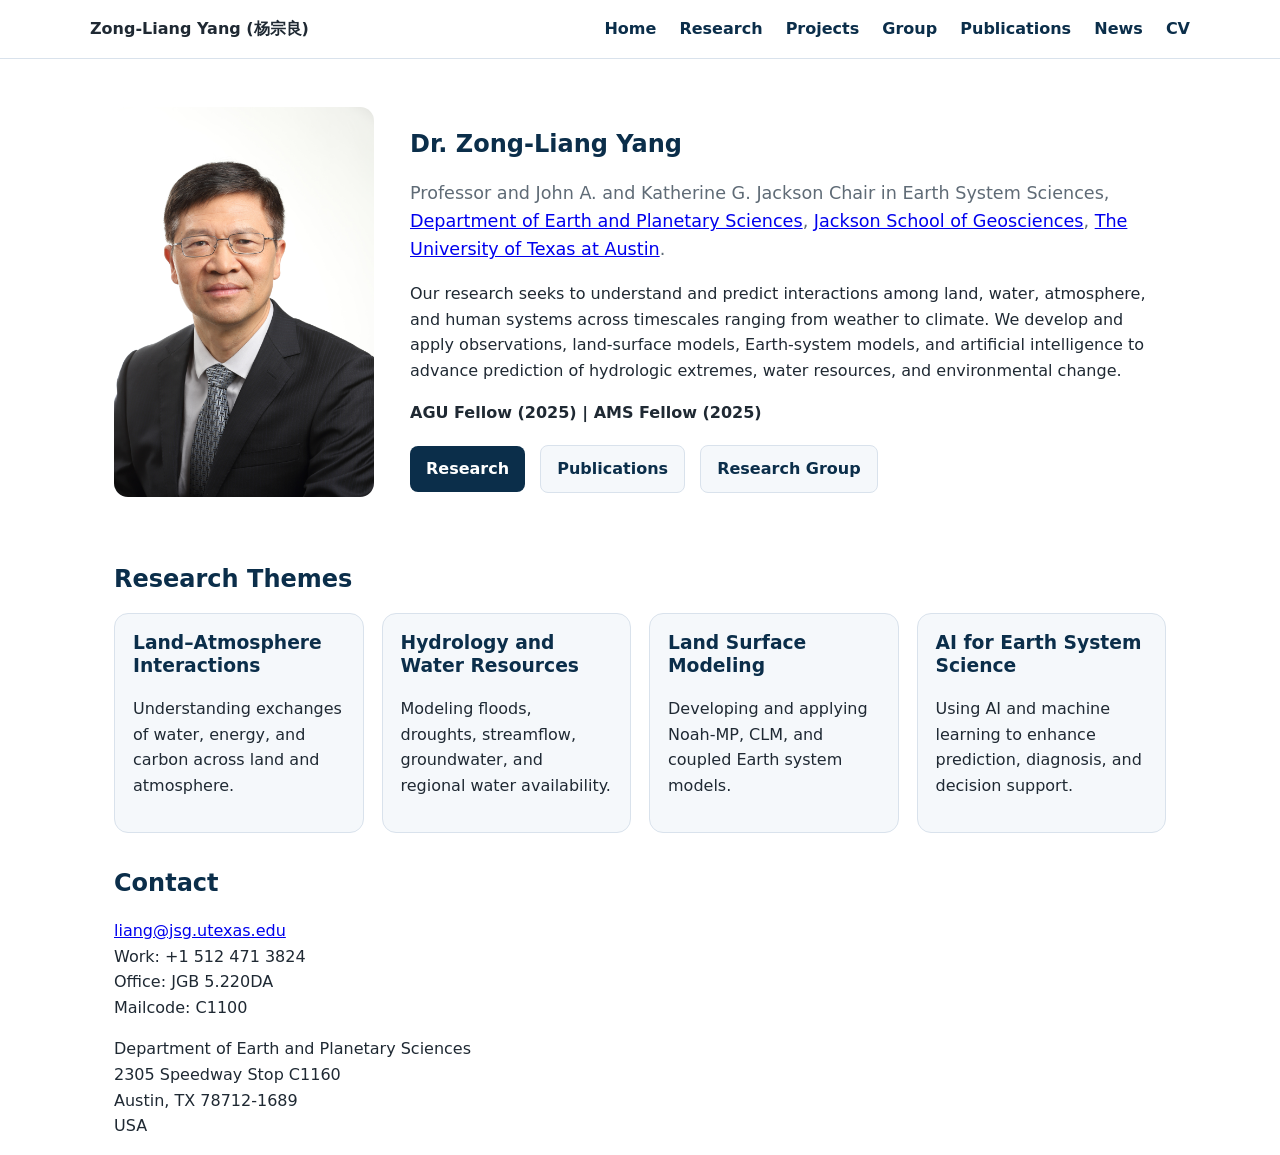
<file: index.html>
<!DOCTYPE html>
<html>
  <header>
        <link rel="stylesheet" href="style.css">
  <div class="container">
    <nav>
      <strong>Zong-Liang Yang (杨宗良)</strong>
      <div>
        <a href="index.html">Home</a>
        <a href="research.html">Research</a>
        <a href="projects.html">Projects</a>
        <a href="group.html">Group</a>
        <a href="publications.html">Publications</a>
        <a href="news.html">News</a>
        <a href="cv.html">CV</a>
      </div>
    </nav>
  </div>
</header>

  <main class="container">

<main class="container">

<section class="hero">
  <img src="images/Yang_Zongliang.JPG" alt="Dr. Zong-Liang Yang">

  <div>
    <h1>Dr. Zong-Liang Yang</h1>

    <p class="subtitle">
      Professor and John A. and Katherine G. Jackson Chair in Earth System Sciences,
      <a href="https://eps.jsg.utexas.edu/">Department of Earth and Planetary Sciences</a>, <a href="https://www.jsg.utexas.edu/">Jackson School of Geosciences</a>,
      <a href="https://www.utexas.edu/">The University of Texas at Austin</a>.
    </p>

    <p>
      Our research seeks to understand and predict interactions among land, water,
      atmosphere, and human systems across timescales ranging from weather to climate.
      We develop and apply observations, land-surface models, Earth-system models,
      and artificial intelligence to advance prediction of hydrologic extremes,
      water resources, and environmental change.
    </p>

    <p><strong>AGU Fellow (2025) | AMS Fellow (2025)</strong></p>

    <div class="button-row">
      <a class="button" href="research.html">Research</a>
      <a class="button secondary" href="publications.html">Publications</a>
      <a class="button secondary" href="group.html">Research Group</a>
    </div>
  </div>
</section>
  <section>
  <h2>Research Themes</h2>

  <div class="card-grid">
    <div class="card">
      <h3>Land–Atmosphere Interactions</h3>
      <p>Understanding exchanges of water, energy, and carbon across land and atmosphere.</p>
    </div>

    <div class="card">
      <h3>Hydrology and Water Resources</h3>
      <p>Modeling floods, droughts, streamflow, groundwater, and regional water availability.</p>
    </div>

    <div class="card">
      <h3>Land Surface Modeling</h3>
      <p>Developing and applying Noah-MP, CLM, and coupled Earth system models.</p>
    </div>

    <div class="card">
      <h3>AI for Earth System Science</h3>
      <p>Using AI and machine learning to enhance prediction, diagnosis, and decision support.</p>
    </div>
  </div>
</section>

 
<h2>Contact</h2>
<p>
<i class="fas fa-envelope"></i>
<a href="mailto:liang@jsg.utexas.edu">liang@jsg.utexas.edu</a> <br>

Work: +1 512 471 3824<br>
  Office: JGB 5.220DA <br>
Mailcode: C1100<br>
</p>


Department of Earth and Planetary Sciences <br>
2305 Speedway Stop C1160 <br>
Austin, TX 78712-1689 <br>
  USA

</p>

</body>
</html>
</file>
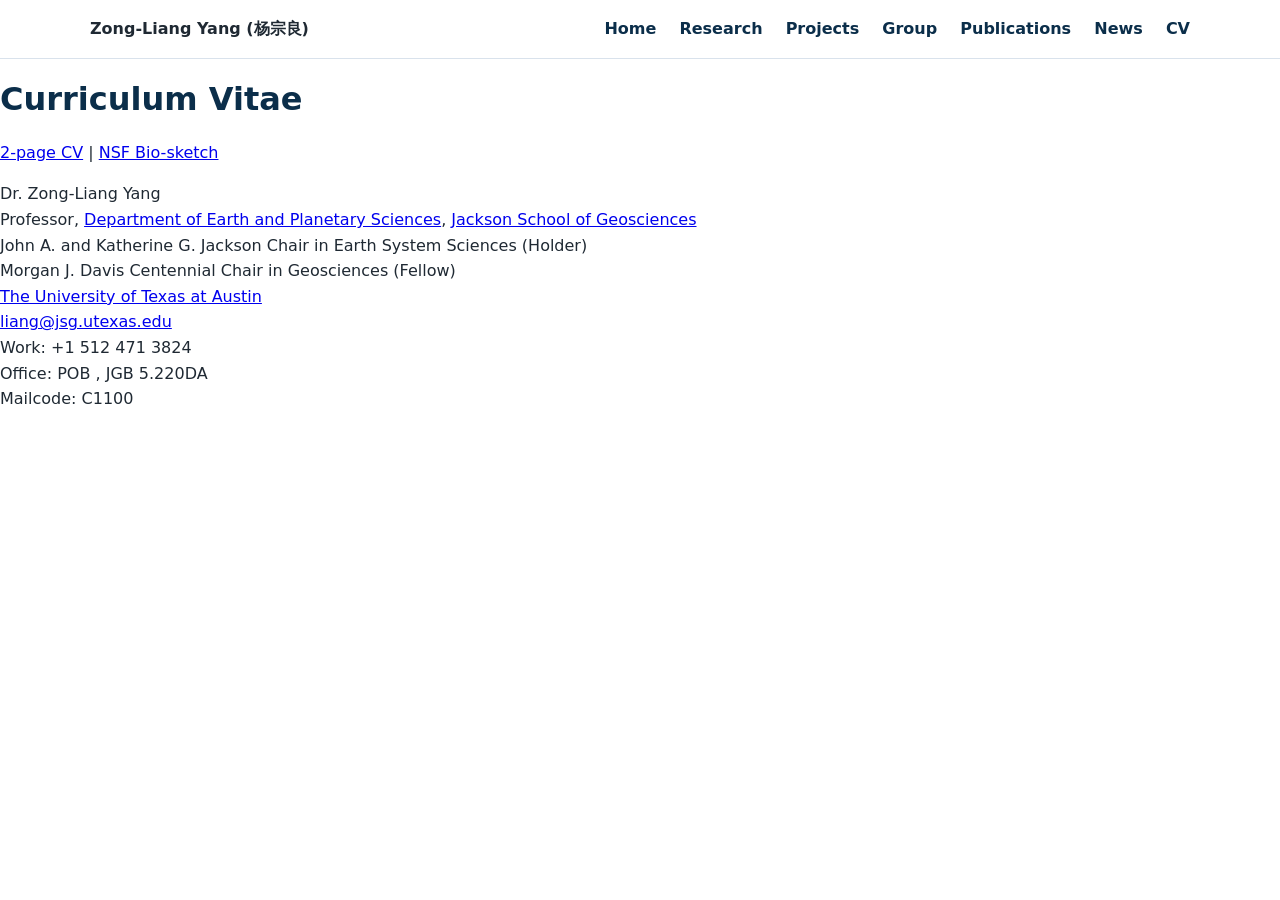
<file: cv.html>
<!DOCTYPE html>
<html>
      <header>
        <link rel="stylesheet" href="style.css">
  <div class="container">
    <nav>
      <strong>Zong-Liang Yang (杨宗良)</strong>
      <div>
        <a href="index.html">Home</a>
        <a href="research.html">Research</a>
        <a href="projects.html">Projects</a>
        <a href="group.html">Group</a>
        <a href="publications.html">Publications</a>
        <a href="news.html">News</a>
        <a href="cv.html">CV</a>
      </div>
    </nav>
  </div>
</header>

<body>

<h1>Curriculum Vitae</h1>
<p>
<a href="CV_ZL-Yang_2p.pdf">2-page CV</a> | <a href="NSF_Bio-sketch.pdf">NSF Bio-sketch</a>
</p>
    <p>
Dr. Zong-Liang Yang<br>
Professor, <a href="https://eps.jsg.utexas.edu/">Department of Earth and Planetary Sciences</a>, <a href="https://www.jsg.utexas.edu/">Jackson School of Geosciences</a><br>
John A. and Katherine G. Jackson Chair in Earth System Sciences (Holder)<br>
Morgan J. Davis Centennial Chair in Geosciences (Fellow)<br>
  
<a href="https://www.utexas.edu/">The University of Texas at Austin</a> <br>
<i class="fas fa-envelope"></i>
<a href="mailto:liang@jsg.utexas.edu">liang@jsg.utexas.edu</a> <br>
Work: +1 512 471 3824<br>
  Office: POB , JGB 5.220DA <br>
Mailcode: C1100<br>
</p>
</body>
</html>
</file>
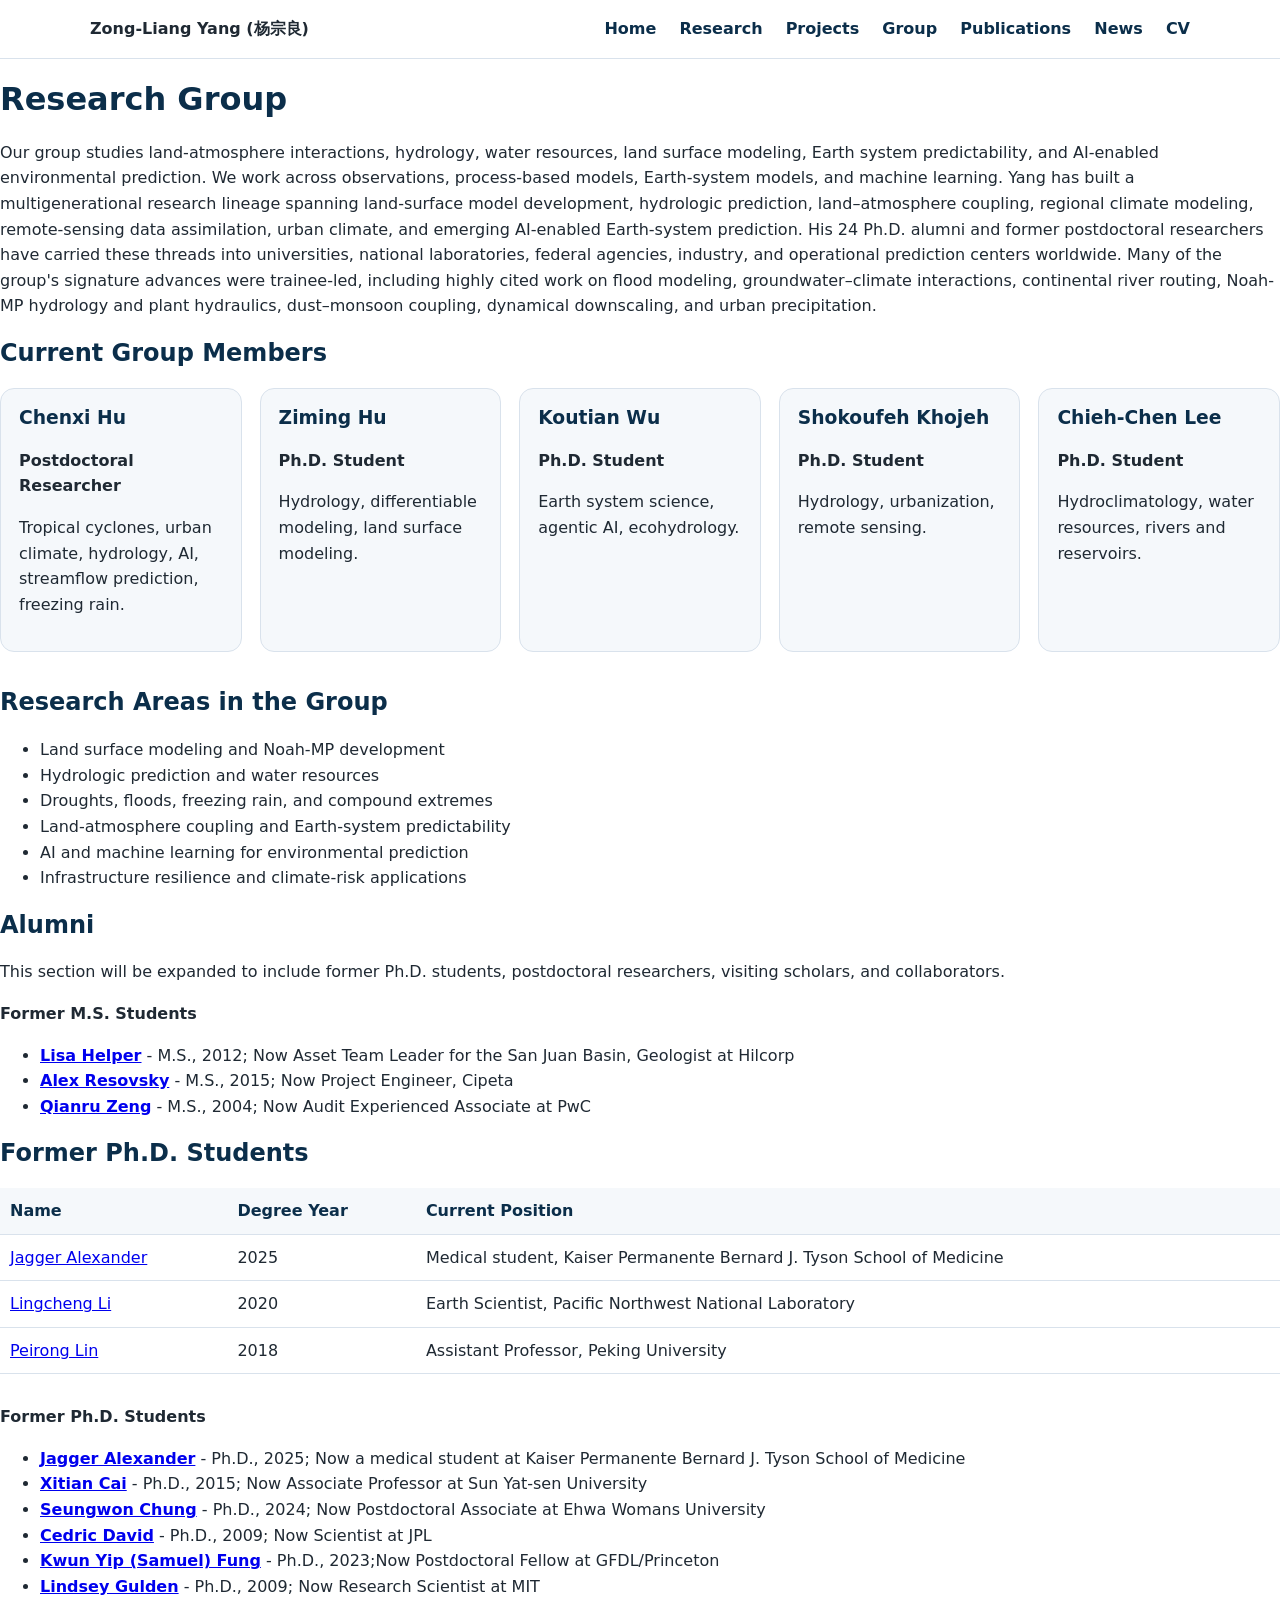
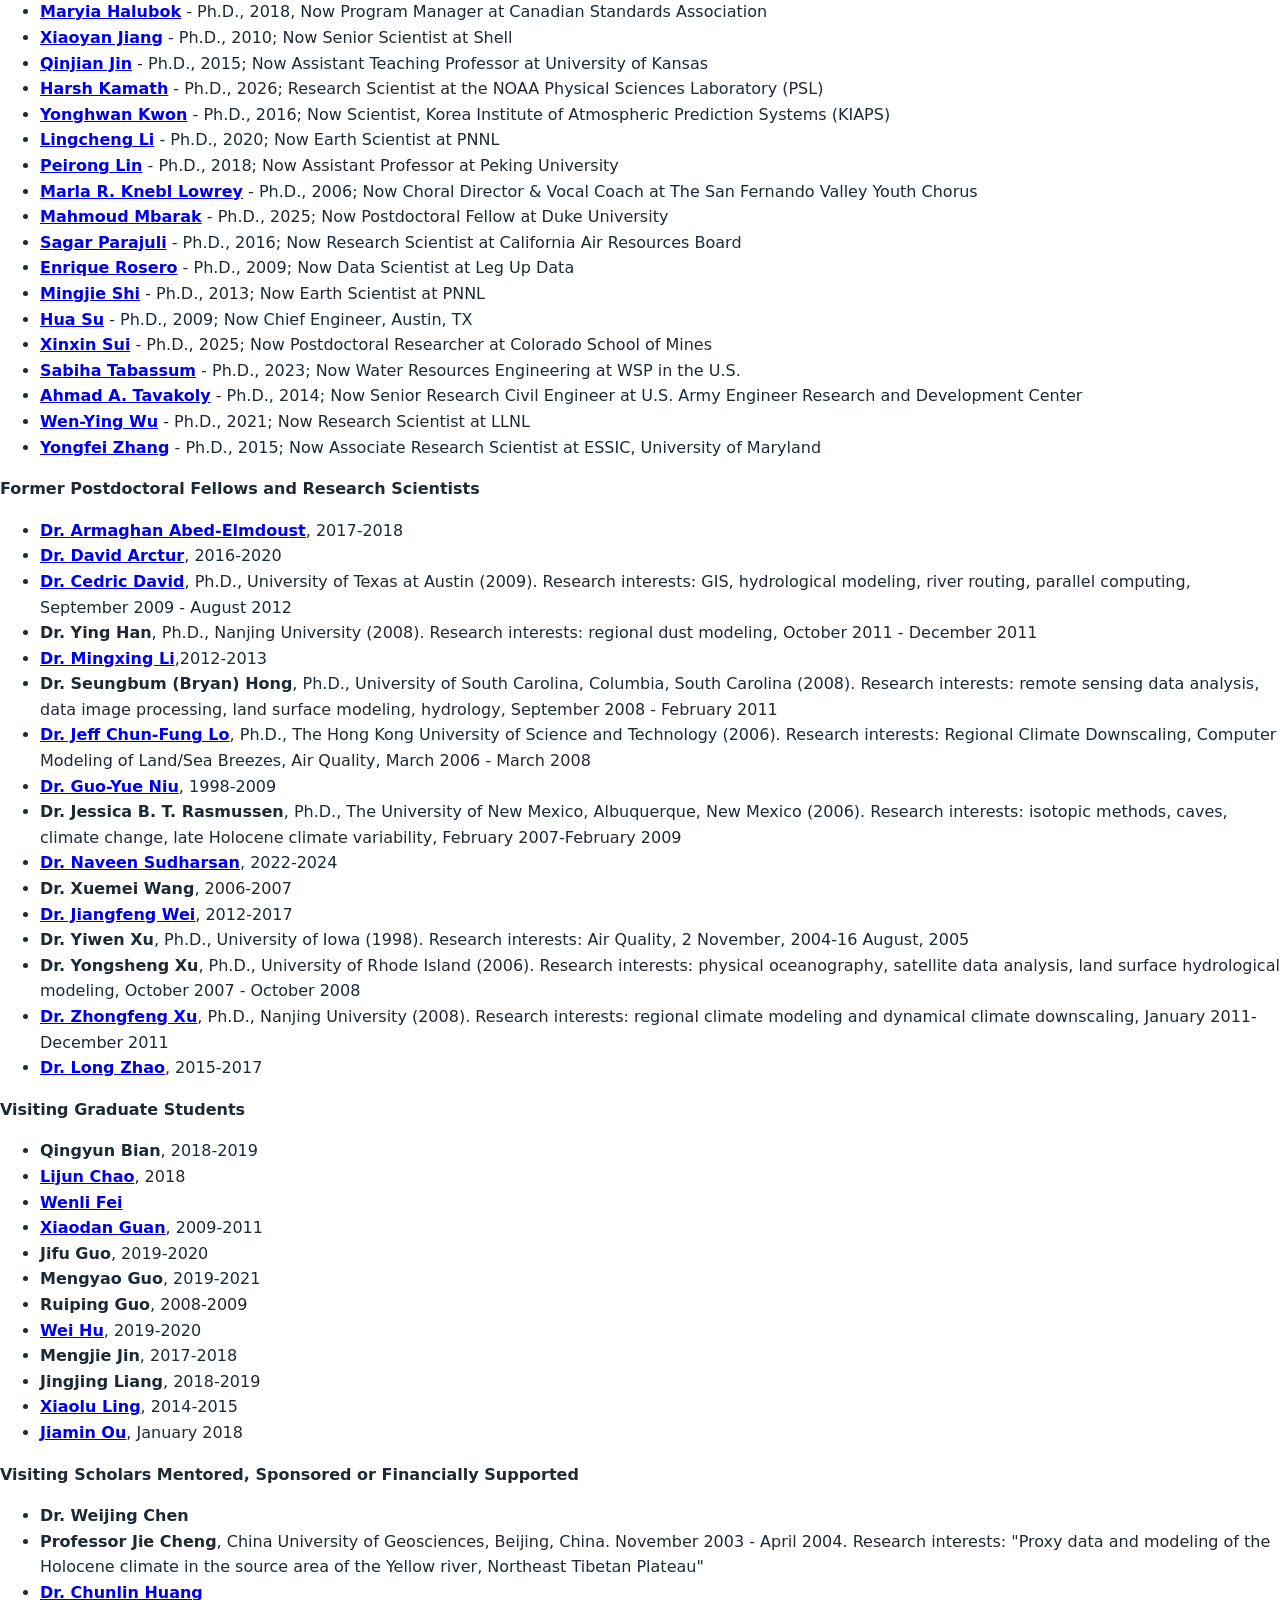
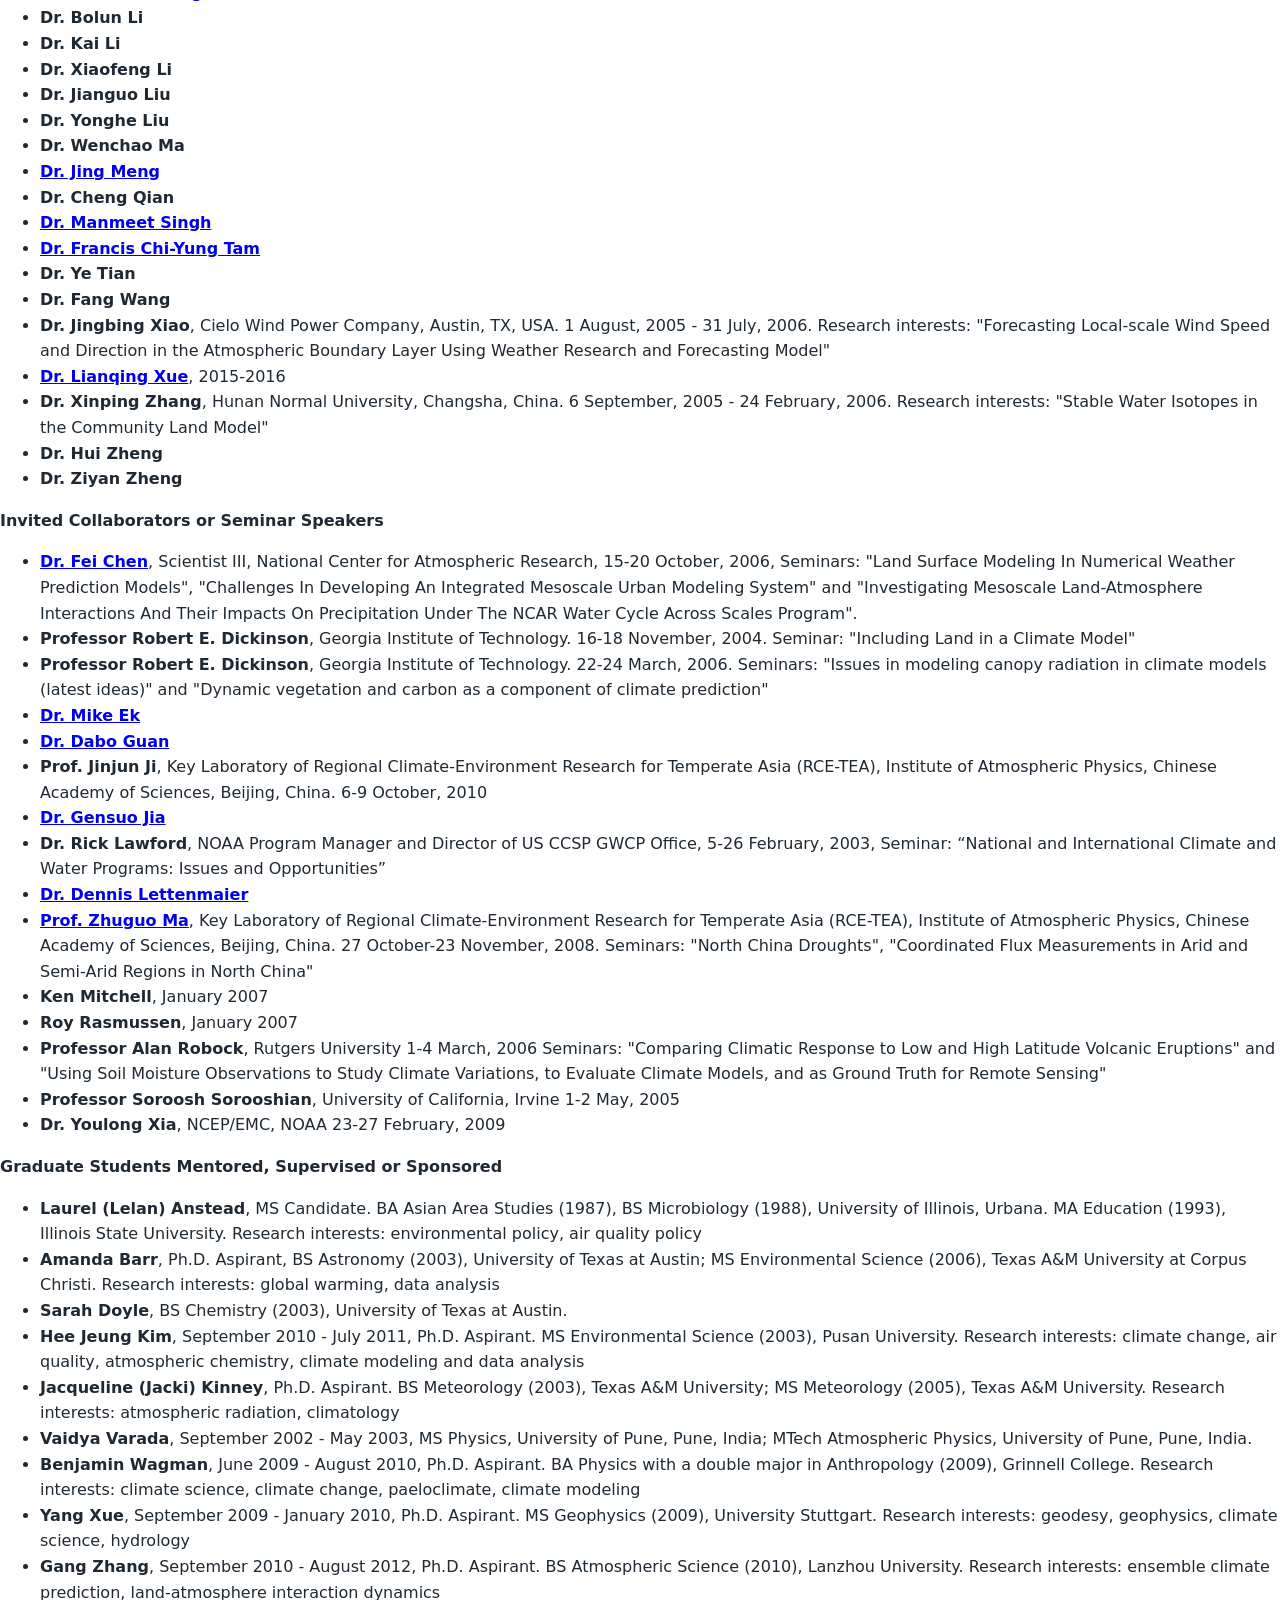
<file: group.html>
<!DOCTYPE html>
<html>
  <header>
        <link rel="stylesheet" href="style.css">
  <div class="container">
    <nav>
      <strong>Zong-Liang Yang (杨宗良)</strong>
      <div>
        <a href="index.html">Home</a>
        <a href="research.html">Research</a>
        <a href="projects.html">Projects</a>
        <a href="group.html">Group</a>
        <a href="publications.html">Publications</a>
        <a href="news.html">News</a>
        <a href="cv.html">CV</a>
      </div>
    </nav>
  </div>
</header>

<h1>Research Group</h1>

<p>
Our group studies land-atmosphere interactions, hydrology, water resources, land surface modeling, Earth system predictability, and AI-enabled environmental prediction. We work across observations, process-based models, Earth-system models, and machine learning. Yang has built a multigenerational research lineage spanning land-surface model development, hydrologic prediction, land–atmosphere coupling, regional climate modeling, remote-sensing data assimilation, urban climate, and emerging AI-enabled Earth-system prediction. His 24 Ph.D. alumni and former postdoctoral researchers have carried these threads into universities, national laboratories, federal agencies, industry, and operational prediction centers worldwide. Many of the group's signature advances were trainee-led, including highly cited work on flood modeling, groundwater–climate interactions, continental river routing, Noah-MP hydrology and plant hydraulics, dust–monsoon coupling, dynamical downscaling, and urban precipitation.
</p>

  <section>
  <h2>Current Group Members</h2>

  <div class="card-grid">
    <div class="card">
      <h3>Chenxi Hu</h3>
      <p><strong>Postdoctoral Researcher</strong></p>
      <p>Tropical cyclones, urban climate, hydrology, AI, streamflow prediction, freezing rain.</p>
    </div>

    <div class="card">
      <h3>Ziming Hu</h3>
      <p><strong>Ph.D. Student</strong></p>
      <p>Hydrology, differentiable modeling, land surface modeling.</p>
    </div>

    <div class="card">
      <h3>Koutian Wu</h3>
      <p><strong>Ph.D. Student</strong></p>
      <p>Earth system science, agentic AI, ecohydrology.</p>
    </div>
    <div class="card">
      <h3>Shokoufeh Khojeh</h3>
      <p><strong>Ph.D. Student</strong></p>
      <p>Hydrology, urbanization, remote sensing.</p>
    </div>
     <div class="card">
      <h3>Chieh-Chen Lee</h3>
      <p><strong>Ph.D. Student</strong></p>
      <p>Hydroclimatology, water resources, rivers and reservoirs.</p>
    </div>
  </div>
</section>

<h2>Research Areas in the Group</h2>

<ul>
<li>Land surface modeling and Noah-MP development</li>
<li>Hydrologic prediction and water resources</li>
<li>Droughts, floods, freezing rain, and compound extremes</li>
<li>Land-atmosphere coupling and Earth-system predictability</li>
<li>AI and machine learning for environmental prediction</li>
<li>Infrastructure resilience and climate-risk applications</li>
</ul>

<h2>Alumni</h2>

<p>
This section will be expanded to include former Ph.D. students, postdoctoral researchers, visiting scholars, and collaborators.
</p>
    <p><strong> Former M.S. Students</strong> </p>
    <ul>
<li><strong><a href="https://www.linkedin.com/in/lisa-helper-46a54423/">Lisa Helper</a></strong> - M.S., 2012; Now Asset Team Leader for the San Juan Basin, Geologist at Hilcorp</li>
        <li><strong><a href="https://www.linkedin.com/in/alex-resovsky-18969143/">Alex Resovsky</a></strong> - M.S., 2015; Now Project Engineer, Cipeta</li>
        <li><strong><a href="https://www.linkedin.com/in/qianru-zeng-43351493/">Qianru Zeng</a></strong> - M.S., 2004; Now Audit Experienced Associate at PwC</li>
    </ul>    
  <section>
  <h2>Former Ph.D. Students</h2>

  <table class="alumni-table">
    <thead>
      <tr>
        <th>Name</th>
        <th>Degree Year</th>
        <th>Current Position</th>
      </tr>
    </thead>
    <tbody>
      <tr>
        <td><a href="https://www.linkedin.com/in/jaggeralexander/">Jagger Alexander</a></td>
        <td>2025</td>
        <td>Medical student, Kaiser Permanente Bernard J. Tyson School of Medicine</td>
      </tr>
      <tr>
        <td><a href="https://www.pnnl.gov/people/lingcheng-li">Lingcheng Li</a></td>
        <td>2020</td>
        <td>Earth Scientist, Pacific Northwest National Laboratory</td>
      </tr>
      <tr>
        <td><a href="https://irsgis.pku.edu.cn/english/facultystaff/gis/linpeirong/index.htm">Peirong Lin</a></td>
        <td>2018</td>
        <td>Assistant Professor, Peking University</td>
      </tr>
    </tbody>
  </table>
</section>
    <p><strong> Former Ph.D. Students</strong> </p>
    <ul>
<li><strong><a href="https://www.linkedin.com/in/jaggeralexander/">Jagger Alexander</a></strong> - Ph.D., 2025; Now a medical student at Kaiser Permanente Bernard J. Tyson School of Medicine</li>
        <li><strong><a href="https://civil.sysu.edu.cn/teacher/864">Xitian Cai</a></strong> - Ph.D., 2015; Now Associate Professor at Sun Yat-sen University</li>
<li><strong><a href="https://www.linkedin.com/in/seungwon-chung-17b3a1177/">Seungwon Chung</a></strong> - Ph.D., 2024; Now Postdoctoral Associate at Ehwa Womans University</li>
        <li><strong><a href="https://science.jpl.nasa.gov/people/chdavid/">Cedric David</a></strong> - Ph.D., 2009; Now Scientist at JPL</li>
<li><strong><a href="https://samuelkyfung.github.io/">Kwun Yip (Samuel) Fung</a></strong> - Ph.D., 2023;Now Postdoctoral Fellow at GFDL/Princeton</li>
        <li><strong><a href="https://www.linkedin.com/in/lindsey-gulden/">Lindsey Gulden</a></strong> - Ph.D., 2009; Now Research Scientist at MIT</li>
        <li><strong><a href="https://www.linkedin.com/in/maryiahalubok/">Maryia Halubok</a></strong> - Ph.D., 2018, Now Program Manager at Canadian Standards Association</li>
        <li><strong><a href="https://scholar.google.com/citations?user=CdCRbbkAAAAJ&hl=en">Xiaoyan Jiang</a></strong> - Ph.D., 2010; Now Senior Scientist at Shell</li>
        <li><strong><a href="https://geog.ku.edu/people/qinjian-jin">Qinjian Jin</a></strong> - Ph.D., 2015; Now Assistant Teaching Professor at University of Kansas</li>
        <li><strong><a href="https://scholar.google.com/citations?user=CbQ41hcAAAAJ&hl=en">Harsh Kamath</a></strong> - Ph.D., 2026; Research Scientist at the NOAA Physical Sciences Laboratory (PSL)</li>
        <li><strong><a href="https://scholar.google.com.py/citations?user=Cr03OK0AAAAJ&hl=en">Yonghwan Kwon</a></strong> - Ph.D., 2016; Now Scientist, Korea Institute of Atmospheric Prediction Systems (KIAPS)</li>
<li><strong><a href="https://www.pnnl.gov/people/lingcheng-li">Lingcheng Li</a></strong> - Ph.D., 2020; Now Earth Scientist at PNNL</li>
        <li><strong><a href="https://irsgis.pku.edu.cn/english/facultystaff/gis/linpeirong/index.htm">Peirong Lin</a></strong> - Ph.D., 2018; Now Assistant Professor at Peking University</li>
        <li><strong><a href="https://www.valleyyouthchorus.org/our-team">Marla R. Knebl Lowrey</a></strong> - Ph.D., 2006; Now Choral Director & Vocal Coach at The San Fernando Valley Youth Chorus</li>
        <li><strong><a href="https://www.linkedin.com/in/mahmoud-mbarak-4509b335a/">Mahmoud Mbarak</a></strong> - Ph.D., 2025; Now Postdoctoral Fellow at Duke University</li>
        <li><strong><a href="https://www.linkedin.com/in/spparajuli/">Sagar Parajuli</a></strong> - Ph.D., 2016; Now Research Scientist at California Air Resources Board</li>
        <li><strong><a href="https://www.linkedin.com/in/enriquerosero/">Enrique Rosero</a></strong> - Ph.D., 2009; Now Data Scientist at Leg Up Data</li>
        <li><strong><a href="https://www.pnnl.gov/people/mingjie-shi">Mingjie Shi</a></strong> - Ph.D., 2013; Now Earth Scientist at PNNL</li>
        <li><strong><a href="https://scholar.google.com/citations?user=RGXi-5UAAAAJ&hl=en">Hua Su</a></strong> - Ph.D., 2009; Now Chief Engineer, Austin, TX</li>
        <li><strong><a href="https://sui-xinxin.github.io/">Xinxin Sui</a></strong> - Ph.D., 2025; Now Postdoctoral Researcher at Colorado School of Mines</li>
        <li><strong><a href="https://www.linkedin.com/in/sabihatabassum/">Sabiha Tabassum</a></strong> - Ph.D., 2023; Now Water Resources Engineering at WSP in the U.S.</li>
        <li><strong><a href="https://www.linkedin.com/in/ahmad-a-tavakoly-ph-d-85a5a327/">Ahmad A. Tavakoly</a></strong> - Ph.D., 2014; Now Senior Research Civil Engineer at U.S. Army Engineer Research and Development Center</li>
<li><strong><a href="https://www.linkedin.com/in/wen-ying-michelle-wu/">Wen-Ying Wu</a></strong> - Ph.D., 2021; Now Research Scientist at LLNL</li>
        <li><strong><a href="https://scholar.google.com/citations?user=gF3D1SgAAAAJ&hl=en">Yongfei Zhang</a></strong> - Ph.D., 2015; Now Associate Research Scientist at ESSIC, University of Maryland</li>
</ul>
 <p><strong> Former Postdoctoral Fellows and Research Scientists</strong> </p>
    <ul> 
        <li><strong><a href="https://scholar.google.com/citations?user=fNgXn08AAAAJ&hl=en">Dr. Armaghan Abed-Elmdoust</a></strong>, 2017-2018</li>
        <li><strong><a href="https://sites.google.com/site/dkarctur/home">Dr. David Arctur</a></strong>, 2016-2020</li>
        <li><strong><a href="https://science.jpl.nasa.gov/people/chdavid/">Dr. Cedric David</a></strong>, Ph.D., University of Texas at Austin (2009). Research interests: GIS, hydrological modeling, river routing, parallel computing, September 2009 - August 2012</li>
        <li><strong>Dr. Ying Han</strong>, Ph.D., Nanjing University (2008). Research interests: regional dust modeling, October 2011 - December 2011</li>
        <li><strong><a href="https://www.webofscience.com/wos/author/record/AAJ-6084-2020">Dr. Mingxing Li</a></strong>,2012-2013</li>
        <li><strong>Dr. Seungbum (Bryan) Hong</strong>, Ph.D., University of South Carolina, Columbia, South Carolina (2008). Research interests: remote sensing data analysis, data image processing, land surface modeling, hydrology, September 2008 - February 2011</li>
        <li><strong><a href="https://ccrs.weather.gov.sg/jeff-lo/">Dr. Jeff Chun-Fung Lo</a></strong>, Ph.D., The Hong Kong University of Science and Technology (2006).
Research interests: Regional Climate Downscaling, Computer Modeling of Land/Sea Breezes, Air Quality, March 2006 - March 2008</li>
        <li><strong><a href="https://has.arizona.edu/person/guo-yue-niu">Dr. Guo-Yue Niu</a></strong>, 1998-2009</li>
        <li><strong>Dr. Jessica B. T. Rasmussen</strong>, Ph.D., The University of New Mexico, Albuquerque, New Mexico (2006). Research interests: isotopic methods, caves, climate change, late Holocene climate variability, February 2007-February 2009</li>
        <li><strong><a href="https://www.jsg.utexas.edu/researcher/naveen_sudharsan/">Dr. Naveen Sudharsan</a></strong>, 2022-2024</li>
          <li><strong>Dr. Xuemei Wang</strong>, 2006-2007</li>
        <li><strong><a href="https://faculty.nuist.edu.cn/weijiangfeng/zh_CN/index/88925/list/index.htm">Dr. Jiangfeng Wei</a></strong>, 2012-2017</li>
        <li><strong>Dr. Yiwen Xu</strong>, Ph.D., University of Iowa (1998). Research interests: Air Quality, 2 November, 2004-16 August, 2005</li>
        <li><strong>Dr. Yongsheng Xu</strong>, Ph.D., University of Rhode Island (2006). Research interests: physical oceanography, satellite data analysis, land surface hydrological modeling, October 2007 - October 2008</li>
        <li><strong><a href="https://people.ucas.ac.cn/~xuzhf?language=en">Dr. Zhongfeng Xu</a></strong>, Ph.D., Nanjing University (2008).
Research interests: regional climate modeling and dynamical climate downscaling, January 2011- December 2011</li>
        <li><strong><a href="https://www.researchgate.net/profile/Long-Zhao-22">Dr. Long Zhao</a></strong>, 2015-2017</li>
    </ul>

     <p><strong>Visiting Graduate Students</strong></p>
    <ul>
      <li><strong>Qingyun Bian</strong>, 2018-2019</li>
        <li><strong><a href="https://scholar.google.com/citations?user=eETt40oAAAAJ&hl=zh-CN">Lijun Chao</a></strong>, 2018</li>
        <li><strong><a href="https://www.researchgate.net/profile/Wenli-Fei-2">Wenli Fei</a></strong></li>
         <li><strong><a href="https://scholar.google.com/citations?user=9_GDgUMAAAAJ&hl=en">Xiaodan Guan</a></strong>, 2009-2011</li>
         <li><strong>Jifu Guo</strong>, 2019-2020</li>
        <li><strong>Mengyao Guo</strong>, 2019-2021</li>
        <li><strong>Ruiping Guo</strong>, 2008-2009</li>
         <li><strong><a href="https://www.researchgate.net/profile/Wei_Hu62">Wei Hu</a></strong>, 2019-2020</li>
         <li><strong>Mengjie Jin</strong>, 2017-2018</li>
        <li><strong>Jingjing Liang</strong>, 2018-2019</li>  
        <li><strong><a href="https://faculty.cumt.edu.cn/LXL123/en/kyxm/197563/list/index.htm">Xiaolu Ling</a></strong>, 2014-2015</li>
        <li><strong><a href="https://www.uu.nl/staff/JOu">Jiamin Ou</a></strong>, January 2018</li>
    </ul>
    
     <p><strong>Visiting Scholars Mentored, Sponsored or Financially Supported</strong></p>
    <ul>
                <li><strong>Dr. Weijing Chen</strong></li>
            <li><strong> Professor Jie Cheng</strong>, China University of Geosciences, Beijing, China. November 2003 - April 2004. Research interests: "Proxy data and modeling of the Holocene climate in the source area of the Yellow river, Northeast Tibetan Plateau" </li>
        <li><strong><a href="https://scholar.google.com/citations?user=QxehW6UAAAAJ&hl=en">Dr. Chunlin Huang</a></strong></li>
                  <li><strong>Dr. Bolun Li</strong></li>
         <li><strong>Dr. Kai Li</strong></li>
         <li><strong>Dr. Xiaofeng Li</strong></li>
         <li><strong>Dr. Jianguo Liu</strong></li>
        <li><strong>Dr. Yonghe Liu</strong></li>
           <li><strong>Dr. Wenchao Ma</strong></li>
                 <li><strong><a href="https://profiles.ucl.ac.uk/70781-jing-meng">Dr. Jing Meng</a></strong></li>
        <li><strong>Dr. Cheng Qian</strong></li>
             <li><strong><a href="https://www.wku.edu/eeas/staff/manmeet_singh">Dr. Manmeet Singh</a></strong></li>
         <li><strong><a href="https://www.ees.cuhk.edu.hk/staff/prof-tam-chi-yung-francis/">Dr. Francis Chi-Yung Tam</a></strong></li>
                <li><strong>Dr. Ye Tian</strong></li>
        <li><strong>Dr. Fang Wang</strong></li>
                <li><strong>Dr. Jingbing Xiao</strong>, Cielo Wind Power Company, Austin, TX, USA. 1 August, 2005 - 31 July, 2006. Research interests: "Forecasting Local-scale Wind Speed and Direction in the Atmospheric Boundary Layer Using Weather Research and Forecasting Model"</li>
                <li><strong><a href="https://www.researchgate.net/profile/Lianqing-Xue">Dr. Lianqing Xue</a></strong>, 2015-2016</li> 
        <li><strong>Dr. Xinping Zhang</strong>, Hunan Normal University, Changsha, China. 6 September, 2005 - 24 February, 2006. Research interests: "Stable Water Isotopes in the Community Land Model"</li>
         <li><strong>Dr. Hui Zheng</strong></li>
        <li><strong>Dr. Ziyan Zheng</strong></li>
    </ul>
    
    <p><strong>Invited Collaborators or Seminar Speakers</strong></p>
    <ul>
        <li><strong><a href="https://envr.ust.hk/our-division/people/faculty-staff/feichan.html">Dr. Fei Chen</a></strong>, Scientist III, National Center for Atmospheric Research, 15-20 October, 2006, 
            Seminars: "Land Surface Modeling In Numerical Weather Prediction Models", "Challenges In Developing An Integrated Mesoscale Urban Modeling System" and "Investigating Mesoscale Land-Atmosphere Interactions And Their Impacts On Precipitation Under The NCAR Water Cycle Across Scales Program".</li>
    
        <li><strong>Professor Robert E. Dickinson</strong>, Georgia Institute of Technology. 16-18 November, 2004. Seminar: "Including Land in a Climate Model"</li>
        <li><strong>Professor Robert E. Dickinson</strong>, Georgia Institute of Technology. 22-24 March, 2006. Seminars: "Issues in modeling canopy radiation in climate models (latest ideas)" and "Dynamic vegetation and carbon as a component of climate prediction"</li>
        <li><strong><a href="https://scholar.google.com/citations?user=7KXB4UMAAAAJ&hl=en">Dr. Mike Ek</a></strong></li>
         <li><strong><a href="https://profiles.ucl.ac.uk/74916-dabo-guan">Dr. Dabo Guan</a></strong></li>
        <li><strong>Prof. Jinjun Ji</strong>, Key Laboratory of Regional Climate-Environment Research for Temperate Asia (RCE-TEA), Institute of Atmospheric Physics, Chinese Academy of Sciences, Beijing, China.
6-9 October, 2010</li>
        <li><strong><a href="https://people.ucas.ac.cn/~gensuo?language=en">Dr. Gensuo Jia</a></strong></li>
        <li><strong>Dr. Rick Lawford</strong>, NOAA Program Manager and Director of US CCSP GWCP Office, 5-26 February, 2003, Seminar: “National and International Climate and Water Programs: Issues and Opportunities”</li>
        <li><strong><a href="https://www.ioes.ucla.edu/person/dennis-lettenmaier/">Dr. Dennis Lettenmaier</a></strong></li>
        <li><strong><a href="http://english.iap.cas.cn/sourcedb/people/scientists/202004/t20200415_643930.html">Prof. Zhuguo Ma</a></strong>, Key Laboratory of Regional Climate-Environment Research for Temperate Asia (RCE-TEA), Institute of Atmospheric Physics, Chinese Academy of Sciences, Beijing, China.
27 October-23 November, 2008. Seminars: "North China Droughts", "Coordinated Flux Measurements in Arid and Semi-Arid Regions in North China"</li>
<li><strong>Ken Mitchell</strong>, January 2007</li>
        <li><strong>Roy Rasmussen</strong>, January 2007</li>
        <li><strong>Professor Alan Robock</strong>, Rutgers University
1-4 March, 2006
Seminars: "Comparing Climatic Response to Low and High Latitude Volcanic Eruptions" and "Using Soil Moisture Observations to Study Climate Variations, to Evaluate Climate Models, and as Ground Truth for Remote Sensing"</li>
        <li><strong>Professor Soroosh Sorooshian</strong>, University of California, Irvine
1-2 May, 2005</li>

        <li><strong>Dr. Youlong Xia</strong>, NCEP/EMC, NOAA

23-27 February, 2009</li>

    </ul>
    
    <p><strong>Graduate Students Mentored, Supervised or Sponsored</strong></p>
    
    <ul>
        <li><strong>Laurel (Lelan) Anstead</strong>, MS Candidate. BA Asian Area Studies (1987), BS Microbiology (1988), University of Illinois, Urbana. MA Education (1993), Illinois State University.
Research interests: environmental policy, air quality policy</li>
        
<li><strong>Amanda Barr</strong>, Ph.D. Aspirant, BS Astronomy (2003), University of Texas at Austin; MS Environmental Science (2006), Texas A&M University at Corpus Christi.
Research interests: global warming, data analysis</li>

<li><strong>Sarah Doyle</strong>, BS Chemistry (2003), University of Texas at Austin.</li>

<li><strong>Hee Jeung Kim</strong>, September 2010 - July 2011, Ph.D. Aspirant. MS Environmental Science (2003), Pusan University.
Research interests: climate change, air quality, atmospheric chemistry, climate modeling and data analysis</li>


<li><strong>Jacqueline (Jacki) Kinney</strong>, Ph.D. Aspirant. BS Meteorology (2003), Texas A&M University; MS Meteorology (2005), Texas A&M University.
Research interests: atmospheric radiation, climatology</li>

<li><strong>Vaidya Varada</strong>, September 2002 - May 2003, MS Physics, University of Pune, Pune, India; MTech Atmospheric Physics, University of Pune, Pune, India.</li>

        <li><strong>Benjamin Wagman</strong>, June 2009 - August 2010, Ph.D. Aspirant. BA Physics with a double major in Anthropology (2009), Grinnell College.
Research interests: climate science, climate change, paeloclimate, climate modeling</li>

<li><strong>Yang Xue</strong>, September 2009 - January 2010, Ph.D. Aspirant. MS Geophysics (2009), University Stuttgart. Research interests: geodesy, geophysics, climate science, hydrology</li>
<li><strong>Gang Zhang</strong>, September 2010 - August 2012, Ph.D. Aspirant. BS Atmospheric Science (2010), Lanzhou University.
Research interests: ensemble climate prediction, land-atmosphere interaction dynamics </li>
    </ul>
</body>
</html>
</file>
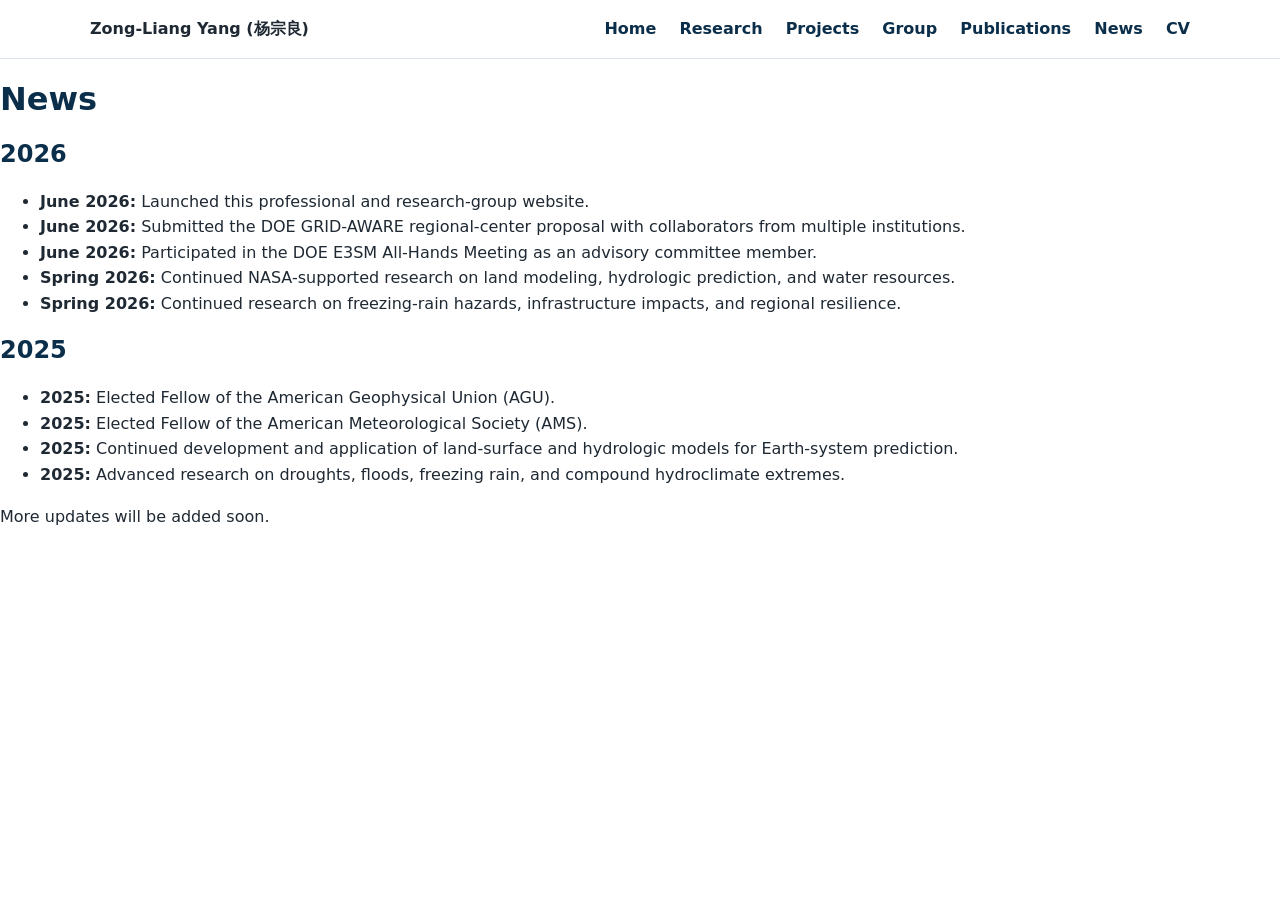
<file: news.html>
<!DOCTYPE html>
<html>
  <header>
        <link rel="stylesheet" href="style.css">
  <div class="container">
    <nav>
      <strong>Zong-Liang Yang (杨宗良)</strong>
      <div>
        <a href="index.html">Home</a>
        <a href="research.html">Research</a>
        <a href="projects.html">Projects</a>
        <a href="group.html">Group</a>
        <a href="publications.html">Publications</a>
        <a href="news.html">News</a>
        <a href="cv.html">CV</a>
      </div>
    </nav>
  </div>
</header>


<h1>News</h1>

<h2>2026</h2>

<ul>
<li><strong>June 2026:</strong> Launched this professional and research-group website.</li>
<li><strong>June 2026:</strong> Submitted the DOE GRID-AWARE regional-center proposal with collaborators from multiple institutions.</li>
<li><strong>June 2026:</strong> Participated in the DOE E3SM All-Hands Meeting as an advisory committee member.</li>
<li><strong>Spring 2026:</strong> Continued NASA-supported research on land modeling, hydrologic prediction, and water resources.</li>
<li><strong>Spring 2026:</strong> Continued research on freezing-rain hazards, infrastructure impacts, and regional resilience.</li>
</ul>

<h2>2025</h2>

<ul>
<li><strong>2025:</strong> Elected Fellow of the American Geophysical Union (AGU).</li>
<li><strong>2025:</strong> Elected Fellow of the American Meteorological Society (AMS).</li>
<li><strong>2025:</strong> Continued development and application of land-surface and hydrologic models for Earth-system prediction.</li>
<li><strong>2025:</strong> Advanced research on droughts, floods, freezing rain, and compound hydroclimate extremes.</li>
</ul>

<p>
More updates will be added soon.
</p>

</body>
</html>
</file>
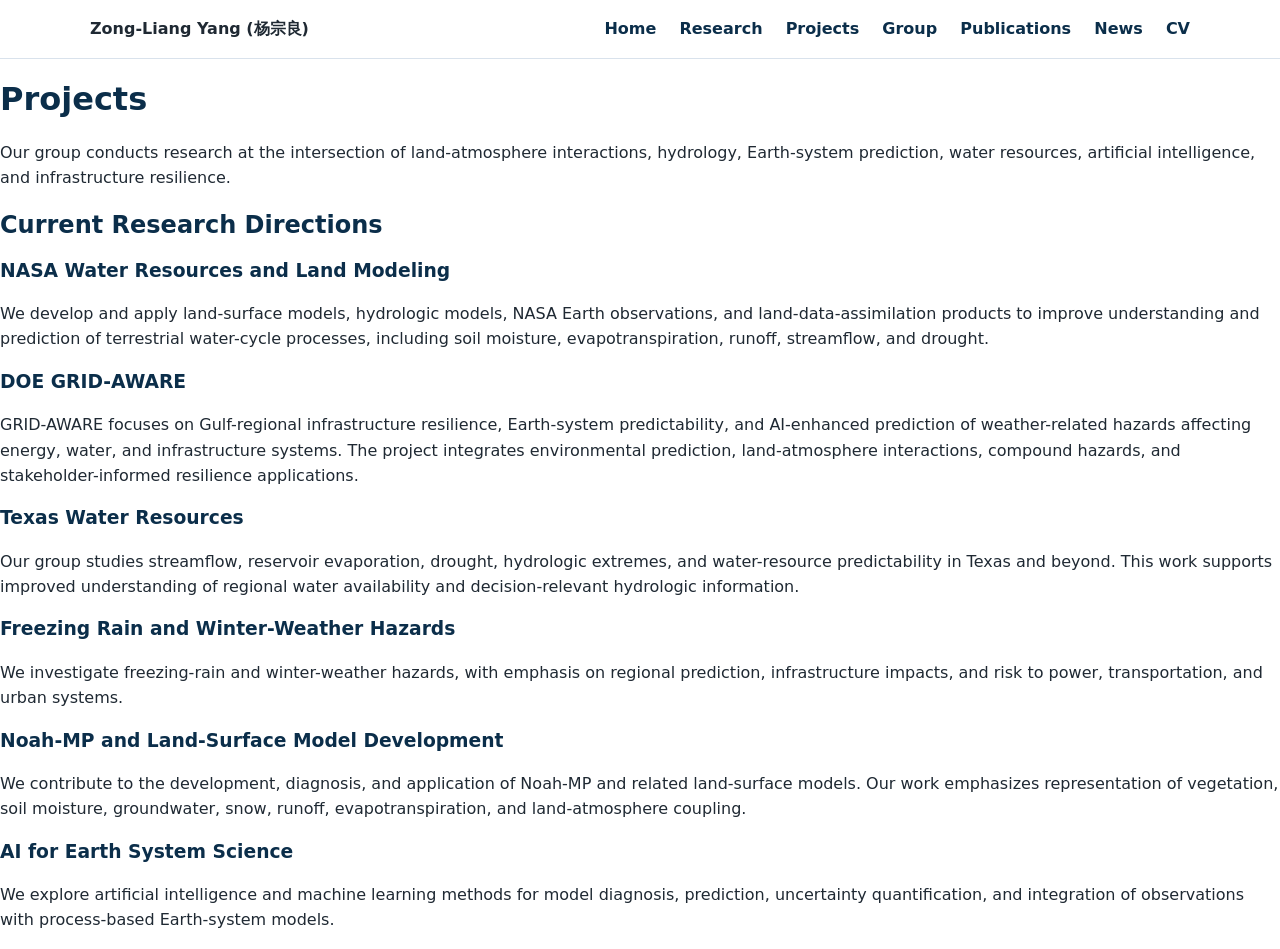
<file: projects.html>
<!DOCTYPE html>
<html>
<head>
    <title>Projects - Dr. Zong-Liang Yang</title>
 
</head>
      <header>
        <link rel="stylesheet" href="style.css">
  <div class="container">
    <nav>
      <strong>Zong-Liang Yang (杨宗良)</strong>
      <div>
        <a href="index.html">Home</a>
        <a href="research.html">Research</a>
        <a href="projects.html">Projects</a>
        <a href="group.html">Group</a>
        <a href="publications.html">Publications</a>
        <a href="news.html">News</a>
        <a href="cv.html">CV</a>
      </div>
    </nav>
  </div>
</header>
<body>



<h1>Projects</h1>

<p>
Our group conducts research at the intersection of land-atmosphere interactions, hydrology, Earth-system prediction, water resources, artificial intelligence, and infrastructure resilience.
</p>

<h2>Current Research Directions</h2>

<h3>NASA Water Resources and Land Modeling</h3>
<p>
We develop and apply land-surface models, hydrologic models, NASA Earth observations, and land-data-assimilation products to improve understanding and prediction of terrestrial water-cycle processes, including soil moisture, evapotranspiration, runoff, streamflow, and drought.
</p>

<h3>DOE GRID-AWARE</h3>
<p>
GRID-AWARE focuses on Gulf-regional infrastructure resilience, Earth-system predictability, and AI-enhanced prediction of weather-related hazards affecting energy, water, and infrastructure systems. The project integrates environmental prediction, land-atmosphere interactions, compound hazards, and stakeholder-informed resilience applications.
</p>

<h3>Texas Water Resources</h3>
<p>
Our group studies streamflow, reservoir evaporation, drought, hydrologic extremes, and water-resource predictability in Texas and beyond. This work supports improved understanding of regional water availability and decision-relevant hydrologic information.
</p>

<h3>Freezing Rain and Winter-Weather Hazards</h3>
<p>
We investigate freezing-rain and winter-weather hazards, with emphasis on regional prediction, infrastructure impacts, and risk to power, transportation, and urban systems.
</p>

<h3>Noah-MP and Land-Surface Model Development</h3>
<p>
We contribute to the development, diagnosis, and application of Noah-MP and related land-surface models. Our work emphasizes representation of vegetation, soil moisture, groundwater, snow, runoff, evapotranspiration, and land-atmosphere coupling.
</p>

<h3>AI for Earth System Science</h3>
<p>
We explore artificial intelligence and machine learning methods for model diagnosis, prediction, uncertainty quantification, and integration of observations with process-based Earth-system models.
</p>

</body>
</html>
</file>
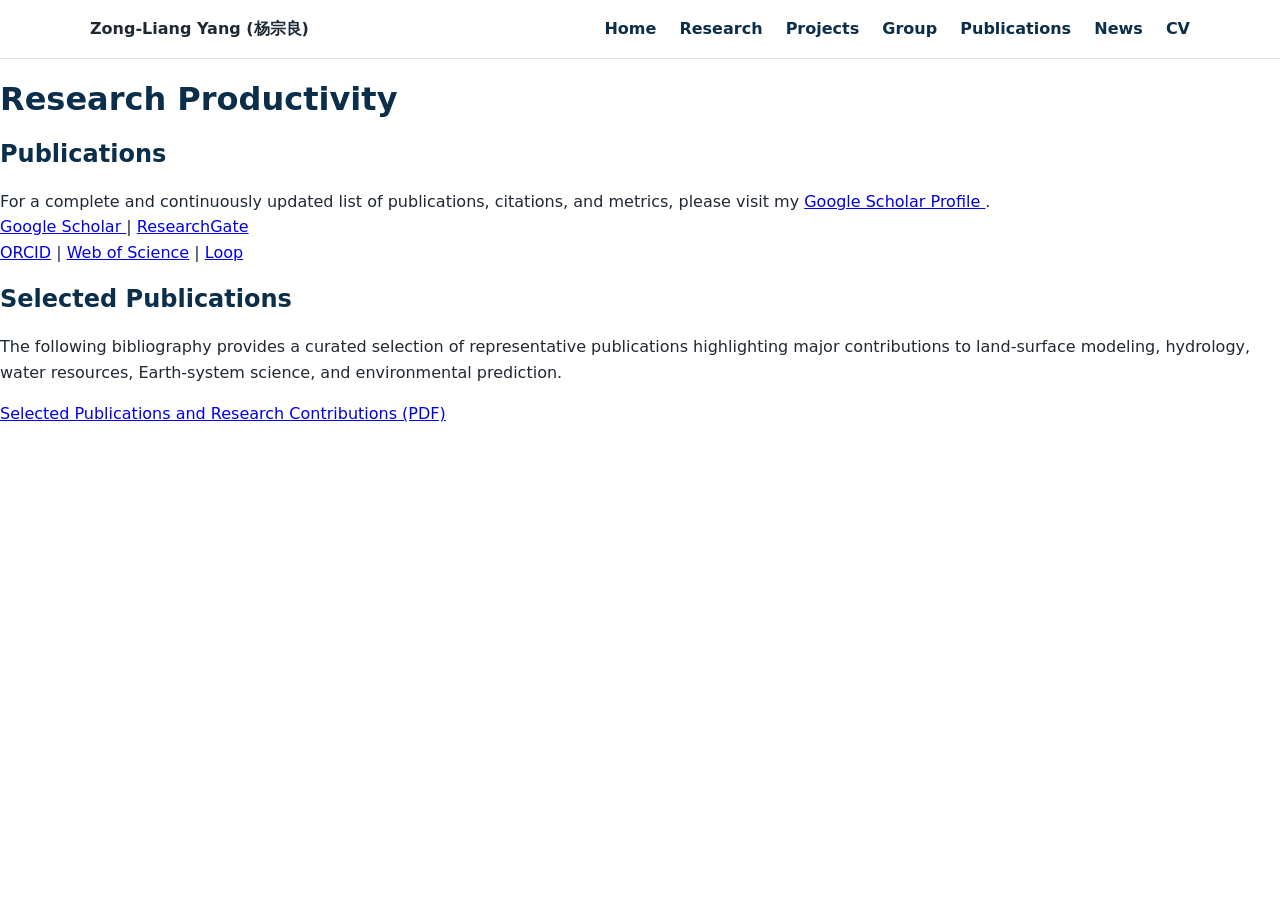
<file: publications.html>
<!DOCTYPE html>
<html>
<head>
    <title>Publications - Dr. Zong-Liang Yang</title>

</head>
      <header>
        <link rel="stylesheet" href="style.css">
  <div class="container">
    <nav>
      <strong>Zong-Liang Yang (杨宗良)</strong>
      <div>
        <a href="index.html">Home</a>
        <a href="research.html">Research</a>
        <a href="projects.html">Projects</a>
        <a href="group.html">Group</a>
        <a href="publications.html">Publications</a>
        <a href="news.html">News</a>
        <a href="cv.html">CV</a>
      </div>
    </nav>
  </div>
</header>
<body>



<h1>Research Productivity</h1>
<h2>Publications</h2>

    <p>
For a complete and continuously updated list of publications, citations, and metrics, please visit my
<a href="https://scholar.google.com/citations?user=ZncpGB0AAAAJ&hl=en">
Google Scholar Profile
</a>. <br>
        <a href="https://scholar.google.com/citations?user=ZncpGB0AAAAJ">
Google Scholar </a> |
  <a href="https://www.researchgate.net/profile/Zong-Liang-Yang"> ResearchGate </a> <br>
  <a href="https://orcid.org/0000-0003-3030-0330">ORCID</a> | 
  <a href="https://www.webofscience.com/wos/author/record/IZE-2309-2023">Web of Science</a> |
  <a href="https://loop.frontiersin.org/people/1267994/overview">Loop</a>
</p>

<h2>Selected Publications</h2>

<p>
The following bibliography provides a curated selection of representative publications highlighting major contributions to land-surface modeling, hydrology, water resources, Earth-system science, and environmental prediction.
</p>

<p>
<a href="Bibliography_ZL-Yang.pdf">
Selected Publications and Research Contributions (PDF)
</a>
</p>
</body>
</html>
</file>
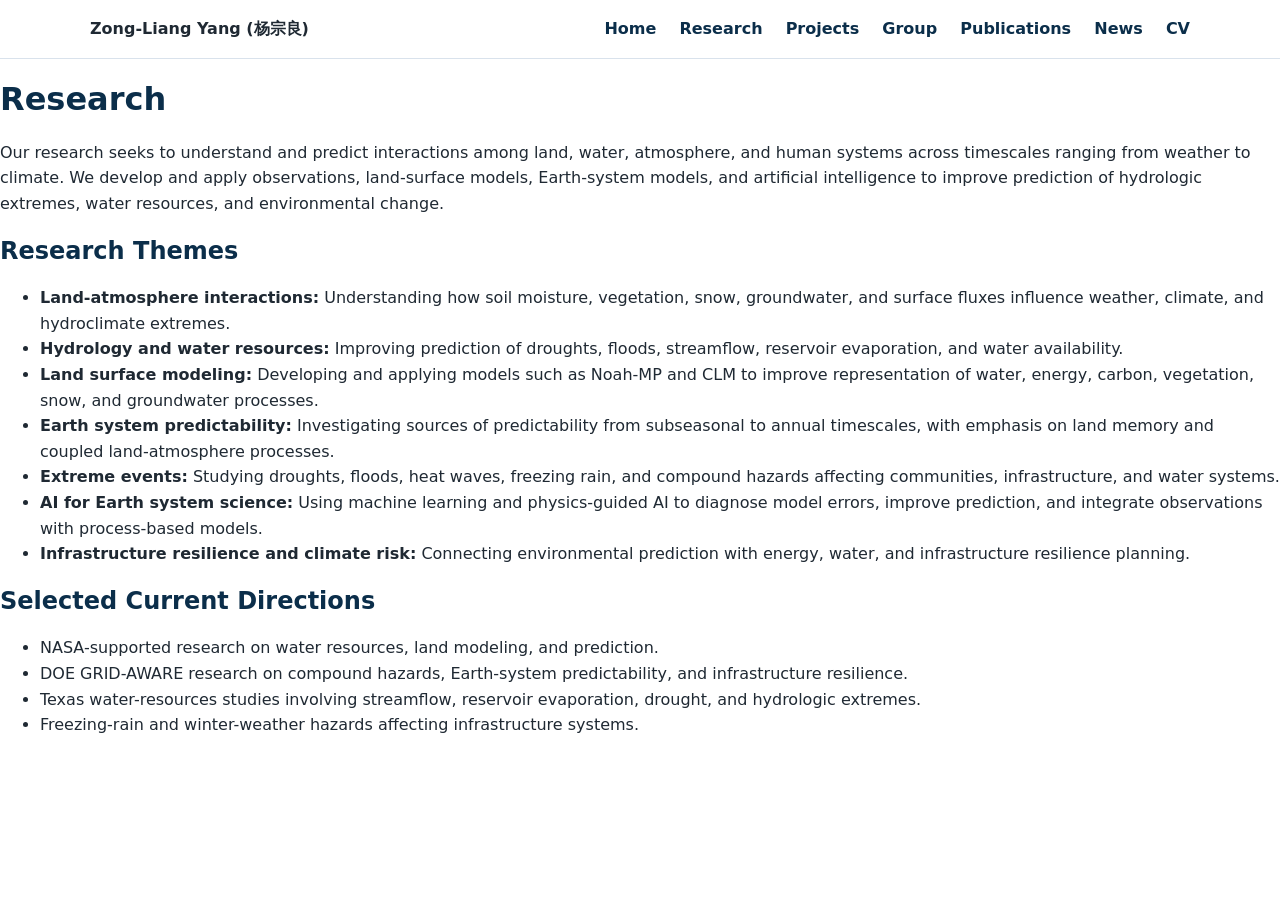
<file: research.html>
<!DOCTYPE html>
<html>
  <header>
        <link rel="stylesheet" href="style.css">
  <div class="container">
    <nav>
      <strong>Zong-Liang Yang (杨宗良)</strong>
      <div>
        <a href="index.html">Home</a>
        <a href="research.html">Research</a>
        <a href="projects.html">Projects</a>
        <a href="group.html">Group</a>
        <a href="publications.html">Publications</a>
        <a href="news.html">News</a>
        <a href="cv.html">CV</a>
      </div>
    </nav>
  </div>
</header>
<body>


<h1>Research</h1>

<p>
Our research seeks to understand and predict interactions among land, water, atmosphere, and human systems across timescales ranging from weather to climate. We develop and apply observations, land-surface models, Earth-system models, and artificial intelligence to improve prediction of hydrologic extremes, water resources, and environmental change.
</p>

<h2>Research Themes</h2>

<ul>
<li><strong>Land-atmosphere interactions:</strong> Understanding how soil moisture, vegetation, snow, groundwater, and surface fluxes influence weather, climate, and hydroclimate extremes.</li>

<li><strong>Hydrology and water resources:</strong> Improving prediction of droughts, floods, streamflow, reservoir evaporation, and water availability.</li>

<li><strong>Land surface modeling:</strong> Developing and applying models such as Noah-MP and CLM to improve representation of water, energy, carbon, vegetation, snow, and groundwater processes.</li>

<li><strong>Earth system predictability:</strong> Investigating sources of predictability from subseasonal to annual timescales, with emphasis on land memory and coupled land-atmosphere processes.</li>

<li><strong>Extreme events:</strong> Studying droughts, floods, heat waves, freezing rain, and compound hazards affecting communities, infrastructure, and water systems.</li>

<li><strong>AI for Earth system science:</strong> Using machine learning and physics-guided AI to diagnose model errors, improve prediction, and integrate observations with process-based models.</li>

<li><strong>Infrastructure resilience and climate risk:</strong> Connecting environmental prediction with energy, water, and infrastructure resilience planning.</li>
</ul>

<h2>Selected Current Directions</h2>

<ul>
<li>NASA-supported research on water resources, land modeling, and prediction.</li>
<li>DOE GRID-AWARE research on compound hazards, Earth-system predictability, and infrastructure resilience.</li>
<li>Texas water-resources studies involving streamflow, reservoir evaporation, drought, and hydrologic extremes.</li>
<li>Freezing-rain and winter-weather hazards affecting infrastructure systems.</li>
</ul>

</body>
</html>
</file>
<file: style.css>
:root {
  --navy: #0b2e4a;
  --blue: #1f6f9f;
  --light: #f5f8fb;
  --text: #1f2933;
  --muted: #5f6b76;
  --border: #d9e2ec;
}

body {
  margin: 0;
  font-family: system-ui, -apple-system, BlinkMacSystemFont, "Segoe UI", sans-serif;
  color: var(--text);
  line-height: 1.6;
  background: white;
}

.container {
  max-width: 1100px;
  margin: 0 auto;
  padding: 0 24px;
}

header {
  border-bottom: 1px solid var(--border);
  background: white;
  position: sticky;
  top: 0;
  z-index: 10;
}

nav {
  display: flex;
  justify-content: space-between;
  align-items: center;
  padding: 16px 0;
}

nav a {
  color: var(--navy);
  text-decoration: none;
  margin-left: 18px;
  font-weight: 600;
}

nav a:hover {
  color: var(--blue);
}

.hero {
  display: grid;
  grid-template-columns: 260px 1fr;
  gap: 36px;
  align-items: center;
  padding: 48px 0;
}

.hero img {
  width: 260px;
  border-radius: 14px;
}

h1, h2, h3 {
  color: var(--navy);
  line-height: 1.2;
}

.subtitle {
  color: var(--muted);
  font-size: 1.1rem;
}

.button-row {
  margin-top: 20px;
}

.button {
  display: inline-block;
  padding: 10px 16px;
  margin-right: 10px;
  border-radius: 8px;
  background: var(--navy);
  color: white;
  text-decoration: none;
  font-weight: 600;
}

.button.secondary {
  background: var(--light);
  color: var(--navy);
  border: 1px solid var(--border);
}

.card-grid {
  display: grid;
  grid-template-columns: repeat(auto-fit, minmax(230px, 1fr));
  gap: 18px;
  margin: 20px 0 36px;
}

.card {
  border: 1px solid var(--border);
  border-radius: 14px;
  padding: 18px;
  background: var(--light);
}

.card h3 {
  margin-top: 0;
}

.alumni-table {
  width: 100%;
  border-collapse: collapse;
  margin-bottom: 30px;
}

.alumni-table th,
.alumni-table td {
  border-bottom: 1px solid var(--border);
  padding: 10px;
  text-align: left;
  vertical-align: top;
}

.alumni-table th {
  background: var(--light);
  color: var(--navy);
}

footer {
  margin-top: 50px;
  padding: 24px 0;
  border-top: 1px solid var(--border);
  color: var(--muted);
  font-size: 0.9rem;
}

@media (max-width: 700px) {
  .hero {
    grid-template-columns: 1fr;
  }

  nav {
    display: block;
  }

  nav a {
    display: inline-block;
    margin: 8px 12px 0 0;
  }
}
</file>
